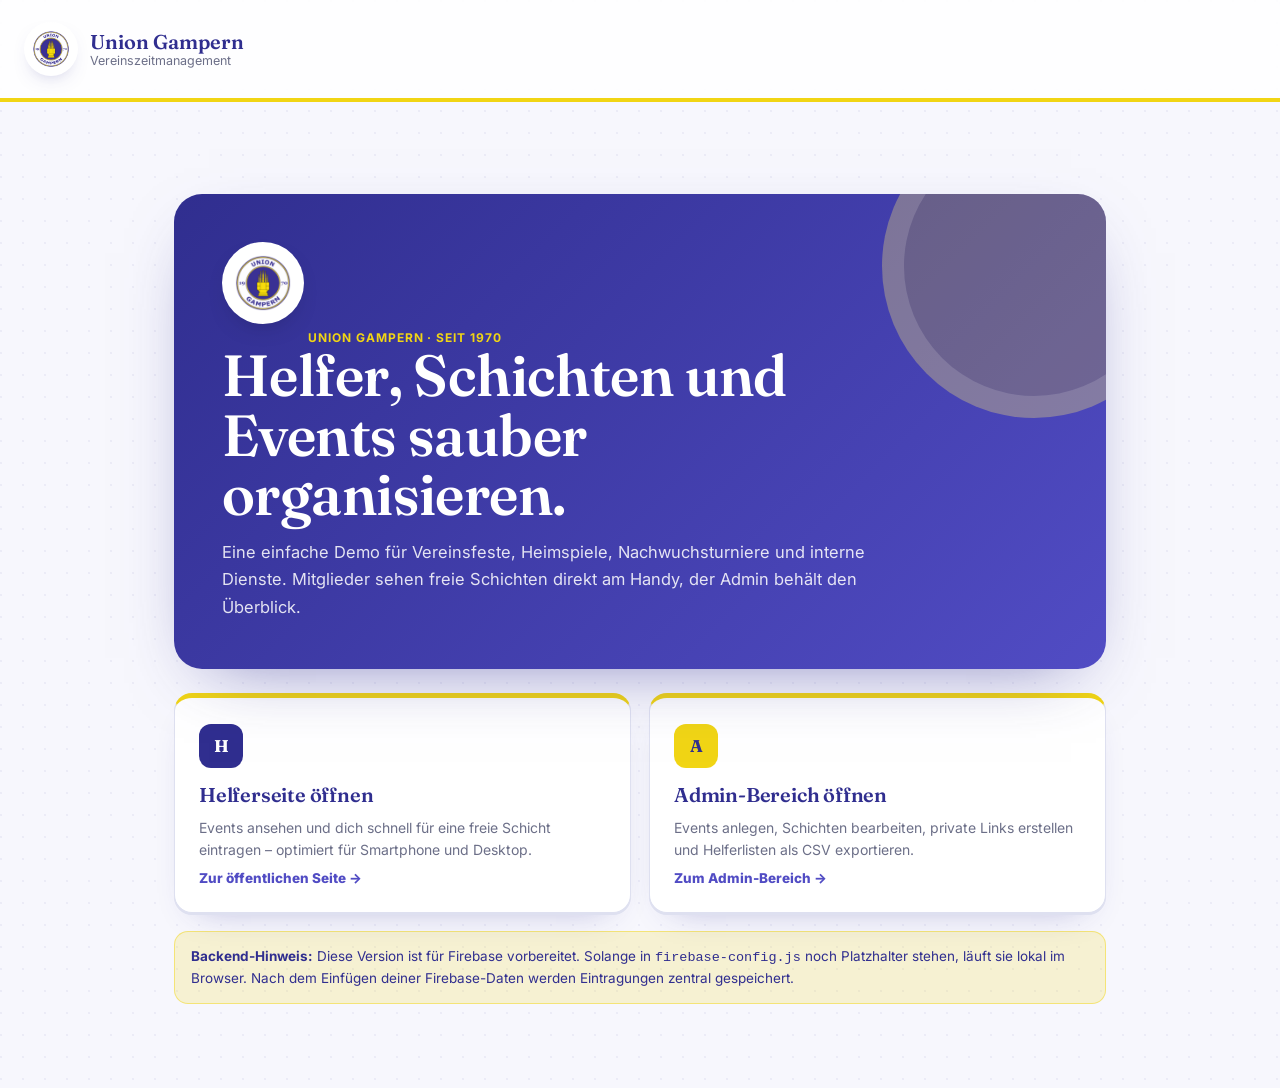
<file: index.html>
<!DOCTYPE html>
<html lang="de">
<head>
<meta charset="UTF-8" />
<meta name="viewport" content="width=device-width, initial-scale=1.0" />
<meta name="theme-color" content="#302E8F" />
<meta name="description" content="Vereinszeitmanagement und Helferplanung für die Union Gampern." />
<title>Union Gampern – Vereinszeitmanagement</title>
<link rel="preconnect" href="https://fonts.googleapis.com">
<link rel="preconnect" href="https://fonts.gstatic.com" crossorigin>
<link href="https://fonts.googleapis.com/css2?family=Fraunces:wght@500;600;700&family=Inter:wght@400;500;600;700&display=swap" rel="stylesheet">
<link rel="stylesheet" href="shared.css" />
<style>
  .landing-shell {
    max-width: 980px;
    margin: 0 auto;
    padding: 56px 24px 86px;
  }

  .landing-hero {
    position: relative;
    overflow: hidden;
    background: linear-gradient(135deg, var(--tanne) 0%, var(--tanne-hell) 100%);
    color: var(--weiss);
    border-radius: 28px;
    padding: 48px;
    box-shadow: 0 24px 70px -35px rgba(48, 46, 143, 0.65);
  }

  .landing-hero::after {
    content: "";
    position: absolute;
    width: 260px;
    height: 260px;
    right: -80px;
    top: -80px;
    border-radius: 50%;
    background: rgba(241, 213, 20, 0.22);
    border: 22px solid rgba(255,255,255,0.14);
  }

  .landing-hero-inner {
    position: relative;
    z-index: 1;
    max-width: 670px;
  }

  .landing-logo {
    width: 82px;
    height: 82px;
    object-fit: contain;
    border-radius: 999px;
    background: var(--weiss);
    padding: 6px;
    box-shadow: 0 10px 30px -18px rgba(0,0,0,0.45);
    margin-bottom: 18px;
  }

  .landing-hero .eyebrow { color: var(--punsch); }
  .landing-hero h1 {
    font-size: clamp(34px, 5vw, 58px);
    line-height: 1.03;
    margin-bottom: 14px;
  }
  .landing-hero .lead {
    font-size: 16.5px;
    line-height: 1.65;
    color: rgba(255,255,255,0.86);
    margin: 0;
  }

  .choice-grid {
    display: grid;
    grid-template-columns: 1fr 1fr;
    gap: 18px;
    margin-top: 24px;
  }

  .choice-card {
    background: var(--weiss);
    border-radius: 18px;
    box-shadow: var(--shadow-card);
    padding: 26px 24px;
    text-decoration: none;
    color: var(--tanne);
    display: flex;
    flex-direction: column;
    gap: 10px;
    border: 1.5px solid var(--linie);
    border-top: 5px solid var(--punsch);
    transition: transform 0.12s ease, box-shadow 0.12s ease;
    min-height: 185px;
  }
  .choice-card:hover {
    transform: translateY(-3px);
    box-shadow: 0 4px 0 var(--linie), 0 18px 34px -20px rgba(48, 46, 143, 0.38);
  }

  .choice-icon {
    width: 44px;
    height: 44px;
    border-radius: 12px;
    background: var(--tanne);
    color: var(--weiss);
    display: flex;
    align-items: center;
    justify-content: center;
    font-family: var(--font-display);
    font-weight: 700;
    font-size: 17px;
  }
  .choice-card.admin-card .choice-icon {
    background: var(--punsch);
    color: var(--tanne);
  }

  .choice-card h3 { font-size: 20px; margin-top: 4px; }
  .choice-card p {
    font-size: 14px;
    color: var(--grau);
    line-height: 1.55;
    margin: 0;
  }

  .choice-card .go {
    margin-top: auto;
    font-size: 13.5px;
    font-weight: 800;
    color: var(--tanne-hell);
  }

  .demo-note {
    margin-top: 18px;
    background: rgba(241, 213, 20, 0.18);
    border: 1.5px solid rgba(241, 213, 20, 0.48);
    color: var(--tanne);
    border-radius: 14px;
    padding: 14px 16px;
    font-size: 13.5px;
    line-height: 1.5;
  }

  @media (max-width: 760px) {
    .landing-shell { padding: 28px 16px 64px; }
    .landing-hero { padding: 28px 22px; border-radius: 22px; }
    .landing-logo { width: 68px; height: 68px; }
    .choice-grid { grid-template-columns: 1fr; }
    .choice-card { min-height: unset; }
  }
</style>
</head>
<body>

<header class="topbar">
  <div class="brand">
    <img class="brand-logo" src="union-gampern-logo.png" alt="Union Gampern Logo" />
    <div class="brand-text">
      <div class="verein">Union Gampern</div>
      <div class="tag">Vereinszeitmanagement</div>
    </div>
  </div>
</header>

<main class="landing-shell">
  <section class="landing-hero">
    <div class="landing-hero-inner">
      <img class="landing-logo" src="union-gampern-logo.png" alt="Union Gampern Logo" />
      <span class="eyebrow">Union Gampern · seit 1970</span>
      <h1>Helfer, Schichten und Events sauber organisieren.</h1>
      <p class="lead">Eine einfache Demo für Vereinsfeste, Heimspiele, Nachwuchsturniere und interne Dienste. Mitglieder sehen freie Schichten direkt am Handy, der Admin behält den Überblick.</p>
    </div>
  </section>

  <section class="choice-grid" aria-label="Bereich auswählen">
    <a class="choice-card" href="helfer.html">
      <div class="choice-icon">H</div>
      <h3>Helferseite öffnen</h3>
      <p>Events ansehen und dich schnell für eine freie Schicht eintragen – optimiert für Smartphone und Desktop.</p>
      <span class="go">Zur öffentlichen Seite →</span>
    </a>

    <a class="choice-card admin-card" href="admin.html">
      <div class="choice-icon">A</div>
      <h3>Admin-Bereich öffnen</h3>
      <p>Events anlegen, Schichten bearbeiten, private Links erstellen und Helferlisten als CSV exportieren.</p>
      <span class="go">Zum Admin-Bereich →</span>
    </a>
  </section>

  <div class="demo-note">
    <strong>Backend-Hinweis:</strong> Diese Version ist für Firebase vorbereitet. Solange in <code>firebase-config.js</code> noch Platzhalter stehen, läuft sie lokal im Browser. Nach dem Einfügen deiner Firebase-Daten werden Eintragungen zentral gespeichert.
  </div>
</main>

</body>
</html>
</file>
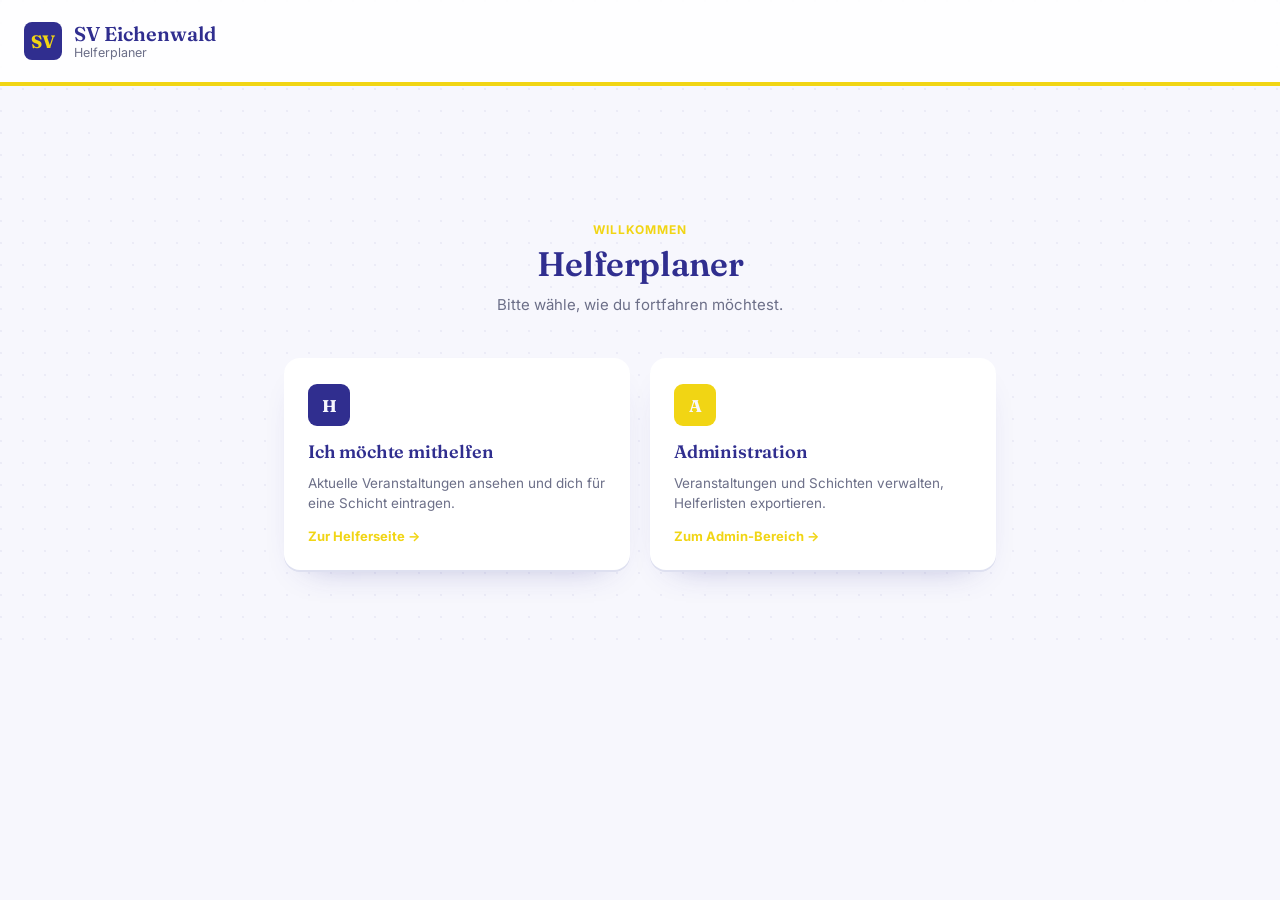
<file: index (2).html>
<!DOCTYPE html>
<html lang="de">
<head>
<meta charset="UTF-8" />
<meta name="viewport" content="width=device-width, initial-scale=1.0" />
<title>Helferplaner – SV Eichenwald</title>
<link rel="preconnect" href="https://fonts.googleapis.com">
<link href="https://fonts.googleapis.com/css2?family=Fraunces:wght@500;600;700&family=Inter:wght@400;500;600;700&display=swap" rel="stylesheet">
<link rel="stylesheet" href="shared.css" />
<style>
  .landing-shell {
    max-width: 760px;
    margin: 0 auto;
    padding: 70px 24px 80px;
  }

  .choice-grid {
    display: grid;
    grid-template-columns: 1fr 1fr;
    gap: 20px;
    margin-top: 34px;
  }

  .choice-card {
    background: var(--weiss);
    border-radius: var(--radius);
    box-shadow: var(--shadow-card);
    padding: 26px 24px;
    text-decoration: none;
    color: var(--tanne);
    display: flex;
    flex-direction: column;
    gap: 10px;
    transition: transform 0.12s ease;
  }
  .choice-card:hover { transform: translateY(-2px); }

  .choice-icon {
    width: 42px;
    height: 42px;
    border-radius: 9px;
    background: var(--tanne);
    color: var(--papier);
    display: flex;
    align-items: center;
    justify-content: center;
    font-family: var(--font-display);
    font-weight: 700;
    font-size: 17px;
  }
  .choice-card.punsch-icon .choice-icon { background: var(--punsch); }

  .choice-card h3 { font-size: 18px; margin-top: 4px; }
  .choice-card p {
    font-size: 13.5px;
    color: var(--grau);
    line-height: 1.5;
    margin: 0;
  }

  .choice-card .go {
    margin-top: 4px;
    font-size: 13px;
    font-weight: 700;
    color: var(--punsch);
  }

  @media (max-width: 560px) {
    .choice-grid { grid-template-columns: 1fr; }
  }
</style>
</head>
<body>

<header class="topbar">
  <div class="brand">
    <div class="brand-mark">SV</div>
    <div class="brand-text">
      <div class="verein">SV Eichenwald</div>
      <div class="tag">Helferplaner</div>
    </div>
  </div>
</header>

<div class="landing-shell">
  <div class="hero-public">
    <span class="eyebrow">Willkommen</span>
    <h1>Helferplaner</h1>
    <p class="lead">Bitte wähle, wie du fortfahren möchtest.</p>
  </div>

  <div class="choice-grid">
    <a class="choice-card" href="helfer.html">
      <div class="choice-icon">H</div>
      <h3>Ich möchte mithelfen</h3>
      <p>Aktuelle Veranstaltungen ansehen und dich für eine Schicht eintragen.</p>
      <span class="go">Zur Helferseite →</span>
    </a>

    <a class="choice-card punsch-icon" href="admin.html">
      <div class="choice-icon">A</div>
      <h3>Administration</h3>
      <p>Veranstaltungen und Schichten verwalten, Helferlisten exportieren.</p>
      <span class="go">Zum Admin-Bereich →</span>
    </a>
  </div>
</div>

</body>
</html>
</file>
<file: shared.css>
/* ============================================================
   Helferplaner – gemeinsames Stylesheet
   ============================================================ */

:root {
  --tanne: #302E8F;
  --tanne-hell: #514CC4;
  --papier: #F7F7FD;
  --karton: #F1F0FF;
  --punsch: #F1D514;
  --punsch-dunkel: #D9BD00;
  --grau: #6C6F88;
  --weiss: #FFFFFF;
  --linie: #DEE0F0;
  --rot-warnung: #B4452E;

  --font-display: "Fraunces", "Georgia", serif;
  --font-body: "Inter", system-ui, -apple-system, "Segoe UI", sans-serif;
  --font-num: "Inter", monospace;

  --radius: 16px;
  --radius-sm: 10px;
  --shadow-card: 0 2px 0 var(--linie), 0 16px 34px -24px rgba(48, 46, 143, 0.42);
}

@media (prefers-reduced-motion: reduce) {
  * { animation-duration: 0.001ms !important; transition-duration: 0.001ms !important; }
}

* { box-sizing: border-box; }

html, body {
  margin: 0;
  padding: 0;
  background: var(--papier);
  color: var(--tanne);
  font-family: var(--font-body);
  -webkit-font-smoothing: antialiased;
}

body {
  background-image:
    radial-gradient(circle at 1px 1px, rgba(48,46,143,0.055) 1px, transparent 0);
  background-size: 22px 22px;
}

a { color: inherit; }

h1, h2, h3 {
  font-family: var(--font-display);
  font-weight: 600;
  margin: 0;
  letter-spacing: -0.01em;
}

button {
  font-family: var(--font-body);
  cursor: pointer;
  border: none;
}

button:focus-visible,
a:focus-visible,
input:focus-visible,
select:focus-visible,
textarea:focus-visible {
  outline: 3px solid var(--punsch);
  outline-offset: 2px;
}

/* ---------- Layout shells ---------- */

.app-shell {
  max-width: 1180px;
  margin: 0 auto;
  padding: 0 24px 80px;
}

.topbar {
  display: flex;
  align-items: center;
  justify-content: space-between;
  padding: 22px 24px;
  border-bottom: 4px solid var(--punsch);
  margin-bottom: 36px;
}

.topbar .brand {
  display: flex;
  align-items: center;
  gap: 12px;
}

.brand-mark {
  width: 38px;
  height: 38px;
  border-radius: 8px;
  background: var(--tanne);
  display: flex;
  align-items: center;
  justify-content: center;
  color: var(--papier);
  font-family: var(--font-display);
  font-weight: 700;
  font-size: 18px;
  flex-shrink: 0;
}

.brand-text .verein {
  font-family: var(--font-display);
  font-size: 20px;
  font-weight: 600;
  line-height: 1.1;
}

.brand-text .tag {
  font-size: 12.5px;
  color: var(--grau);
}

.topbar nav {
  display: flex;
  gap: 8px;
}

.nav-link {
  text-decoration: none;
  font-size: 14px;
  font-weight: 600;
  color: var(--tanne);
  padding: 9px 14px;
  border-radius: 7px;
  border: 1.5px solid transparent;
}

.nav-link:hover { background: var(--karton); }
.nav-link.active {
  background: var(--tanne);
  color: var(--papier);
}

/* ---------- Generic UI ---------- */

.btn {
  display: inline-flex;
  align-items: center;
  gap: 7px;
  font-size: 14px;
  font-weight: 600;
  padding: 10px 16px;
  border-radius: var(--radius-sm);
  background: var(--tanne);
  color: var(--papier);
  transition: transform 0.12s ease, background 0.12s ease;
}
.btn:hover { background: var(--tanne-hell); }
.btn:active { transform: translateY(1px); }

.btn.secondary {
  background: transparent;
  color: var(--tanne);
  border: 1.5px solid var(--tanne);
}
.btn.secondary:hover { background: var(--karton); }

.btn.danger {
  background: transparent;
  color: var(--rot-warnung);
  border: 1.5px solid var(--rot-warnung);
}
.btn.danger:hover { background: #F6E4DE; }

.btn.punsch {
  background: var(--punsch);
  color: var(--tanne);
}
.btn.punsch:hover { background: var(--punsch-dunkel); color: var(--tanne); }

.btn.small { padding: 7px 12px; font-size: 13px; }
.btn:disabled { opacity: 0.45; cursor: not-allowed; transform: none; }

.btn svg { width: 15px; height: 15px; flex-shrink: 0; }

input, select, textarea {
  font-family: var(--font-body);
  font-size: 14.5px;
  padding: 9px 11px;
  border: 1.5px solid var(--linie);
  border-radius: var(--radius-sm);
  background: var(--weiss);
  color: var(--tanne);
  width: 100%;
}

label {
  font-size: 13px;
  font-weight: 600;
  color: var(--tanne);
  display: block;
  margin-bottom: 5px;
}

.field { margin-bottom: 14px; }
.field-row { display: flex; gap: 12px; }
.field-row > .field { flex: 1; }

.hint {
  font-size: 12.5px;
  color: var(--grau);
  margin-top: 4px;
}

/* ---------- Page header ---------- */

.page-head {
  display: flex;
  align-items: flex-end;
  justify-content: space-between;
  margin-bottom: 26px;
  flex-wrap: wrap;
  gap: 14px;
}

.page-head h1 { font-size: 30px; }
.page-head .sub { color: var(--grau); font-size: 14.5px; margin-top: 4px; }
.eyebrow {
  font-size: 12px;
  font-weight: 700;
  letter-spacing: 0.08em;
  text-transform: uppercase;
  color: var(--punsch);
  margin-bottom: 6px;
}

/* ---------- Stat strip (Admin Übersicht) ---------- */

.stat-strip {
  display: grid;
  grid-template-columns: repeat(4, 1fr);
  gap: 14px;
  margin-bottom: 30px;
}

.stat-card {
  background: var(--weiss);
  border-radius: var(--radius);
  padding: 16px 18px;
  box-shadow: var(--shadow-card);
}

.stat-card .num {
  font-family: var(--font-num);
  font-size: 28px;
  font-weight: 700;
  font-variant-numeric: tabular-nums;
}

.stat-card .label {
  font-size: 12.5px;
  color: var(--grau);
  margin-top: 2px;
}

.stat-card.accent .num { color: var(--punsch); }

/* ---------- Klemmbrett event card ---------- */

.event-grid {
  display: grid;
  grid-template-columns: repeat(auto-fill, minmax(330px, 1fr));
  gap: 20px;
}

.event-card {
  background: var(--weiss);
  border-radius: var(--radius);
  box-shadow: var(--shadow-card);
  position: relative;
  overflow: hidden;
  display: flex;
  flex-direction: column;
}

.event-card .clip {
  position: absolute;
  top: 0; left: 50%;
  transform: translateX(-50%);
  width: 64px; height: 14px;
  background: var(--grau);
  border-radius: 0 0 7px 7px;
  opacity: 0.55;
}

.event-card-body { padding: 22px 22px 18px; flex: 1; }

.event-card h3 {
  font-size: 19px;
  margin-bottom: 4px;
  padding-right: 90px;
}

.event-meta {
  font-size: 13px;
  color: var(--grau);
  display: flex;
  flex-direction: column;
  gap: 3px;
  margin-bottom: 12px;
}

.event-meta span { display: flex; align-items: center; gap: 6px; }
.event-meta svg { width: 14px; height: 14px; flex-shrink: 0; opacity: 0.7; }

.event-desc {
  font-size: 13.5px;
  color: #4A5B50;
  line-height: 1.5;
  margin-bottom: 14px;
}

/* Stamp badge — the signature element */
.stamp {
  position: absolute;
  top: 18px; right: 18px;
  font-family: var(--font-display);
  font-weight: 700;
  font-size: 11px;
  letter-spacing: 0.04em;
  text-transform: uppercase;
  padding: 6px 10px;
  border: 2px solid currentColor;
  border-radius: 5px;
  transform: rotate(4deg);
  white-space: nowrap;
}
.stamp.offen { color: var(--tanne-hell); }
.stamp.fast-voll { color: var(--punsch); }
.stamp.voll { color: var(--rot-warnung); transform: rotate(-3deg); }

/* Strichliste progress */
.strichliste {
  display: flex;
  align-items: center;
  gap: 10px;
  margin-bottom: 4px;
}

.strich-track {
  flex: 1;
  height: 8px;
  background: var(--karton);
  border-radius: 4px;
  overflow: hidden;
}

.strich-fill {
  height: 100%;
  background: var(--tanne-hell);
  border-radius: 4px;
  transition: width 0.25s ease;
}
.strich-fill.fast-voll { background: var(--punsch); }
.strich-fill.voll { background: var(--rot-warnung); }

.strich-count {
  font-family: var(--font-num);
  font-variant-numeric: tabular-nums;
  font-size: 13px;
  font-weight: 700;
  color: var(--tanne);
  flex-shrink: 0;
}

.event-card-footer {
  border-top: 1px dashed var(--linie);
  padding: 14px 22px;
  display: flex;
  gap: 8px;
  justify-content: flex-end;
}

/* ---------- Shift list (used in admin + helper detail) ---------- */

.schicht-list {
  display: flex;
  flex-direction: column;
  gap: 10px;
}

.schicht-row {
  background: var(--weiss);
  border-radius: var(--radius-sm);
  border: 1.5px solid var(--linie);
  padding: 14px 16px;
  display: grid;
  grid-template-columns: 1fr auto auto;
  align-items: center;
  gap: 16px;
}

.schicht-row.voll { border-color: #E4C6BA; background: #FDF8F5; }

.schicht-main .bereich {
  font-weight: 700;
  font-size: 15px;
  margin-bottom: 2px;
}

.schicht-main .zeit {
  font-size: 13px;
  color: var(--grau);
  font-variant-numeric: tabular-nums;
}

.schicht-helferliste {
  font-size: 12.5px;
  color: var(--tanne-hell);
  margin-top: 6px;
}

.schicht-progress { min-width: 150px; }

.schicht-actions { display: flex; gap: 6px; }

/* ---------- Helper name chips ---------- */

.chip {
  display: inline-flex;
  align-items: center;
  gap: 6px;
  background: var(--karton);
  color: var(--tanne);
  font-size: 12.5px;
  font-weight: 600;
  padding: 4px 9px;
  border-radius: 100px;
  margin: 0 5px 5px 0;
}

.chip button {
  background: none;
  color: var(--grau);
  font-size: 14px;
  line-height: 1;
  padding: 0;
}
.chip button:hover { color: var(--rot-warnung); }

/* ---------- Modal ---------- */

.modal-backdrop {
  position: fixed;
  inset: 0;
  background: rgba(31, 58, 46, 0.45);
  display: none;
  align-items: center;
  justify-content: center;
  padding: 20px;
  z-index: 50;
}
.modal-backdrop.open { display: flex; }

.modal {
  background: var(--papier);
  border-radius: 14px;
  max-width: 480px;
  width: 100%;
  max-height: 88vh;
  overflow-y: auto;
  padding: 28px;
  box-shadow: 0 20px 60px -10px rgba(0,0,0,0.35);
}

.modal h2 { font-size: 21px; margin-bottom: 4px; }
.modal .modal-sub { font-size: 13.5px; color: var(--grau); margin-bottom: 20px; }

.modal-actions {
  display: flex;
  justify-content: flex-end;
  gap: 10px;
  margin-top: 22px;
}

/* ---------- Toast ---------- */

.toast {
  position: fixed;
  bottom: 26px;
  left: 50%;
  transform: translateX(-50%) translateY(20px);
  background: var(--tanne);
  color: var(--papier);
  padding: 13px 20px;
  border-radius: 9px;
  font-size: 14px;
  font-weight: 600;
  box-shadow: 0 10px 30px -8px rgba(0,0,0,0.4);
  opacity: 0;
  pointer-events: none;
  transition: opacity 0.2s ease, transform 0.2s ease;
  z-index: 100;
  display: flex;
  align-items: center;
  gap: 8px;
}
.toast.show {
  opacity: 1;
  transform: translateX(-50%) translateY(0);
}
.toast.punsch { background: var(--punsch); }

/* ---------- Empty state ---------- */

.empty-state {
  text-align: center;
  padding: 60px 20px;
  color: var(--grau);
}
.empty-state h3 { color: var(--tanne); margin-bottom: 8px; font-size: 18px; }
.empty-state p { font-size: 14px; max-width: 360px; margin: 0 auto; }

/* ---------- Public picker (Endbenutzer) ---------- */

.hero-public {
  text-align: center;
  padding: 30px 10px 10px;
  margin-bottom: 12px;
}

.hero-public .eyebrow { display: block; }
.hero-public h1 { font-size: 34px; margin-bottom: 10px; }
.hero-public p.lead {
  color: var(--grau);
  font-size: 15px;
  max-width: 480px;
  margin: 0 auto;
}

.back-link {
  display: inline-flex;
  align-items: center;
  gap: 6px;
  font-size: 13.5px;
  font-weight: 600;
  color: var(--tanne-hell);
  text-decoration: none;
  margin-bottom: 18px;
}
.back-link:hover { text-decoration: underline; }

.event-detail-card {
  background: var(--weiss);
  border-radius: 14px;
  box-shadow: var(--shadow-card);
  padding: 28px;
  margin-bottom: 28px;
}

.event-detail-head h2 { font-size: 24px; margin-bottom: 6px; }

.signup-row {
  display: flex;
  gap: 10px;
  align-items: flex-start;
}
.signup-row .field { flex: 1; margin-bottom: 0; }

@media (max-width: 720px) {
  .stat-strip { grid-template-columns: repeat(2, 1fr); }
  .topbar { flex-direction: column; align-items: flex-start; gap: 14px; }
  .schicht-row { grid-template-columns: 1fr; }
  .schicht-progress { min-width: unset; }
  .signup-row { flex-direction: column; }
  .signup-row .btn { width: 100%; justify-content: center; }
}


/* ---------- Union-Gampern-Branding und Smartphone-Optimierung ---------- */
.topbar {
  background: rgba(255,255,255,0.82);
  backdrop-filter: blur(10px);
}

.brand-logo {
  width: 54px;
  height: 54px;
  object-fit: contain;
  border-radius: 999px;
  background: var(--weiss);
  padding: 4px;
  box-shadow: 0 8px 22px -15px rgba(48,46,143,0.7);
  flex-shrink: 0;
}

.brand-mark {
  background: var(--tanne);
  color: var(--punsch);
}

.brand-text .verein {
  color: var(--tanne);
}

.nav-link.active {
  background: var(--tanne);
  color: var(--weiss);
  border-color: var(--tanne);
}

.nav-link:hover {
  background: rgba(241, 213, 20, 0.22);
}

.event-card {
  border: 1.5px solid var(--linie);
  border-top: 5px solid var(--punsch);
}

.event-card .clip {
  background: var(--tanne);
  opacity: 0.76;
}

.event-desc {
  color: #4D5072;
}

.stamp.offen { color: var(--tanne-hell); }
.stamp.fast-voll { color: #8A7800; }
.strich-fill.fast-voll { background: var(--punsch-dunkel); }

.public-link-box,
.event-link-box,
.spielerliste-box,
.add-schicht-row {
  border-color: var(--linie);
}

input:focus,
select:focus,
textarea:focus {
  border-color: var(--tanne-hell);
  box-shadow: 0 0 0 4px rgba(81,76,196,0.12);
}

@media (max-width: 900px) {
  .event-grid {
    grid-template-columns: repeat(auto-fill, minmax(280px, 1fr));
  }
}

@media (max-width: 720px) {
  .topbar {
    align-items: stretch;
    margin-bottom: 22px;
    padding: 16px;
  }

  .topbar .brand {
    width: 100%;
  }

  .brand-logo {
    width: 48px;
    height: 48px;
  }

  .brand-text .verein {
    font-size: 18px;
  }

  .topbar nav {
    width: 100%;
    display: grid;
    grid-template-columns: 1fr 1fr;
  }

  .nav-link {
    width: 100%;
    text-align: center;
    padding: 11px 10px;
    font-size: 13.5px;
    border-color: var(--linie);
    background: var(--weiss);
  }

  .app-shell {
    padding: 0 16px 64px;
  }

  .page-head {
    align-items: stretch;
    margin-bottom: 18px;
  }

  .page-head h1 {
    font-size: 25px;
    line-height: 1.12;
  }

  .page-head > .btn,
  .page-head > div:last-child .btn {
    width: 100%;
    justify-content: center;
  }

  .page-head > div:last-child {
    width: 100%;
    flex-wrap: wrap;
  }

  .hero-public {
    padding: 12px 0 2px;
  }

  .hero-public h1 {
    font-size: 29px;
    line-height: 1.12;
  }

  .hero-public p.lead {
    font-size: 14.5px;
  }

  .event-grid {
    grid-template-columns: 1fr;
    gap: 14px;
  }

  .event-card h3 {
    padding-right: 0;
    font-size: 18px;
  }

  .event-card-body {
    padding: 18px 16px 15px;
  }

  .event-card-footer {
    padding: 13px 16px 15px;
    flex-direction: column;
    align-items: stretch;
  }

  .event-card-footer .btn,
  .schicht-actions .btn,
  .modal-actions .btn {
    width: 100%;
    justify-content: center;
  }

  .footer-hint {
    margin-right: 0 !important;
  }

  .stamp {
    position: static;
    align-self: flex-end;
    margin: 14px 14px 0 14px;
    transform: none !important;
    width: max-content;
    max-width: calc(100% - 28px);
  }

  .stat-strip {
    grid-template-columns: 1fr 1fr;
    gap: 10px;
  }

  .stat-card {
    padding: 14px;
  }

  .stat-card .num {
    font-size: 25px;
  }

  .field-row {
    flex-direction: column;
    gap: 0;
  }

  .public-link-box,
  .event-link-box {
    align-items: stretch;
    flex-direction: column;
  }

  .public-link-box code,
  .event-link-box code {
    width: 100%;
  }

  .add-schicht-grid {
    grid-template-columns: 1fr !important;
  }

  .schicht-row,
  .schicht-row.admin-row {
    grid-template-columns: 1fr;
    gap: 12px;
    padding: 14px;
  }

  .schicht-actions {
    width: 100%;
    display: grid;
    grid-template-columns: 1fr;
    gap: 8px;
  }

  .schicht-progress {
    width: 100%;
  }

  .event-detail-card {
    padding: 20px 16px;
    border-radius: 16px;
  }

  .signup-row {
    flex-direction: column;
  }

  .modal-backdrop {
    padding: 12px;
    align-items: flex-end;
  }

  .modal {
    max-height: 92vh;
    padding: 22px 18px;
    border-radius: 18px 18px 0 0;
  }

  .modal-actions {
    flex-direction: column-reverse;
  }

  .toast {
    left: 12px;
    right: 12px;
    bottom: 14px;
    transform: translateY(20px);
    justify-content: center;
    text-align: center;
  }

  .toast.show {
    transform: translateY(0);
  }
}

@media (max-width: 440px) {
  .stat-strip {
    grid-template-columns: 1fr;
  }

  .brand-text .tag {
    font-size: 12px;
  }

  .topbar nav {
    grid-template-columns: 1fr;
  }
}
</file>
